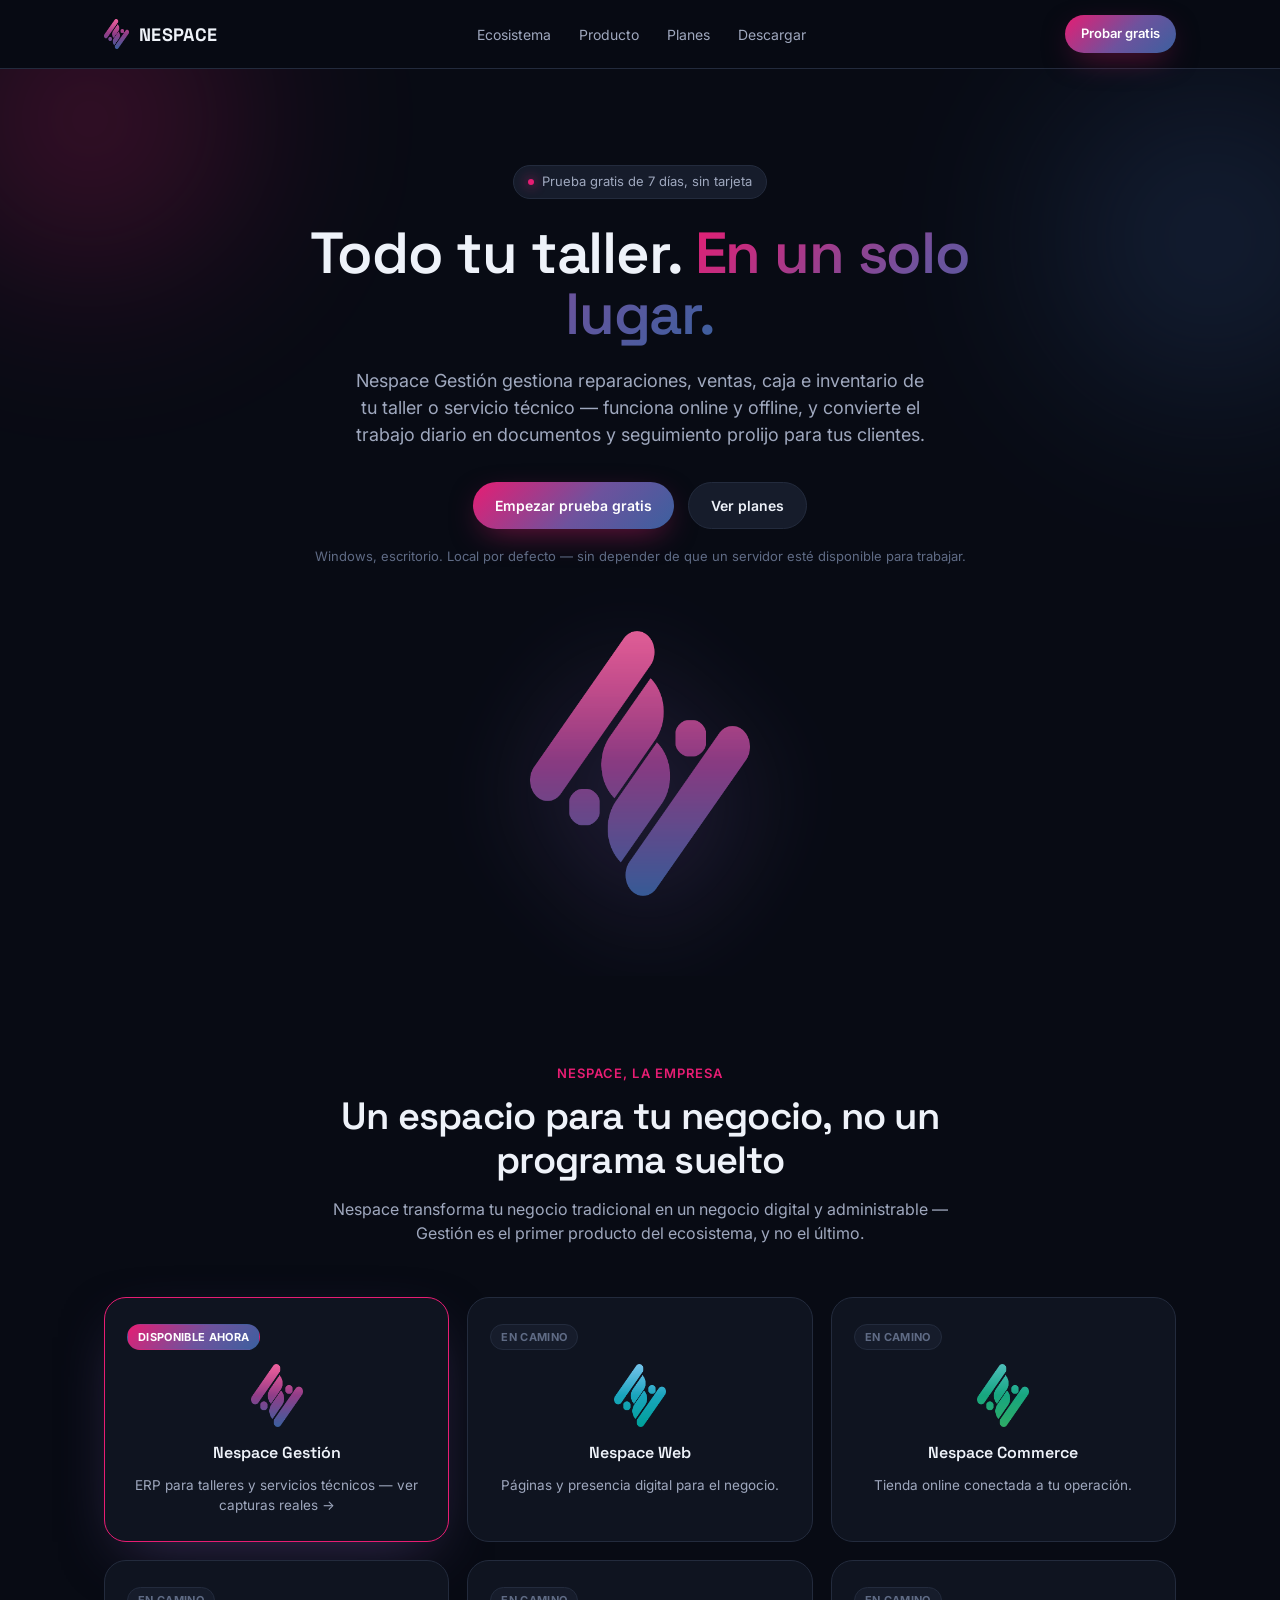
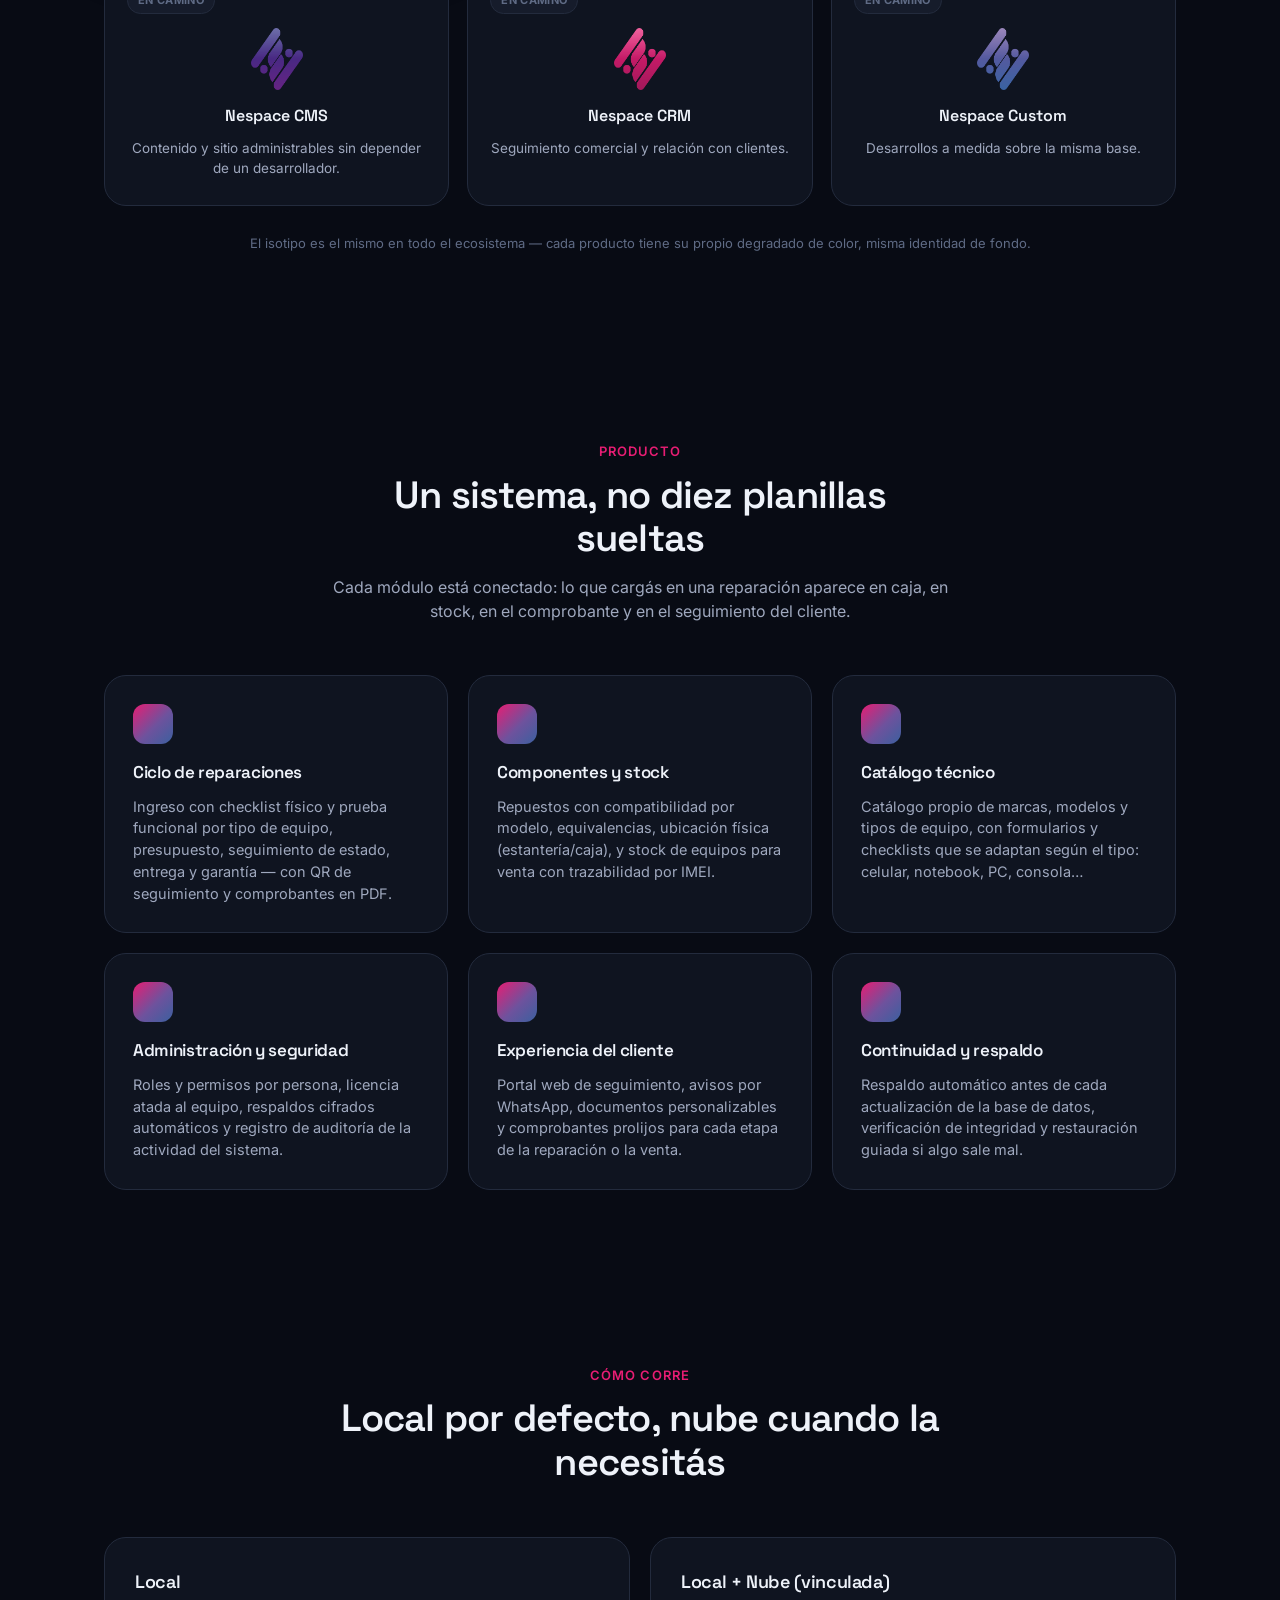
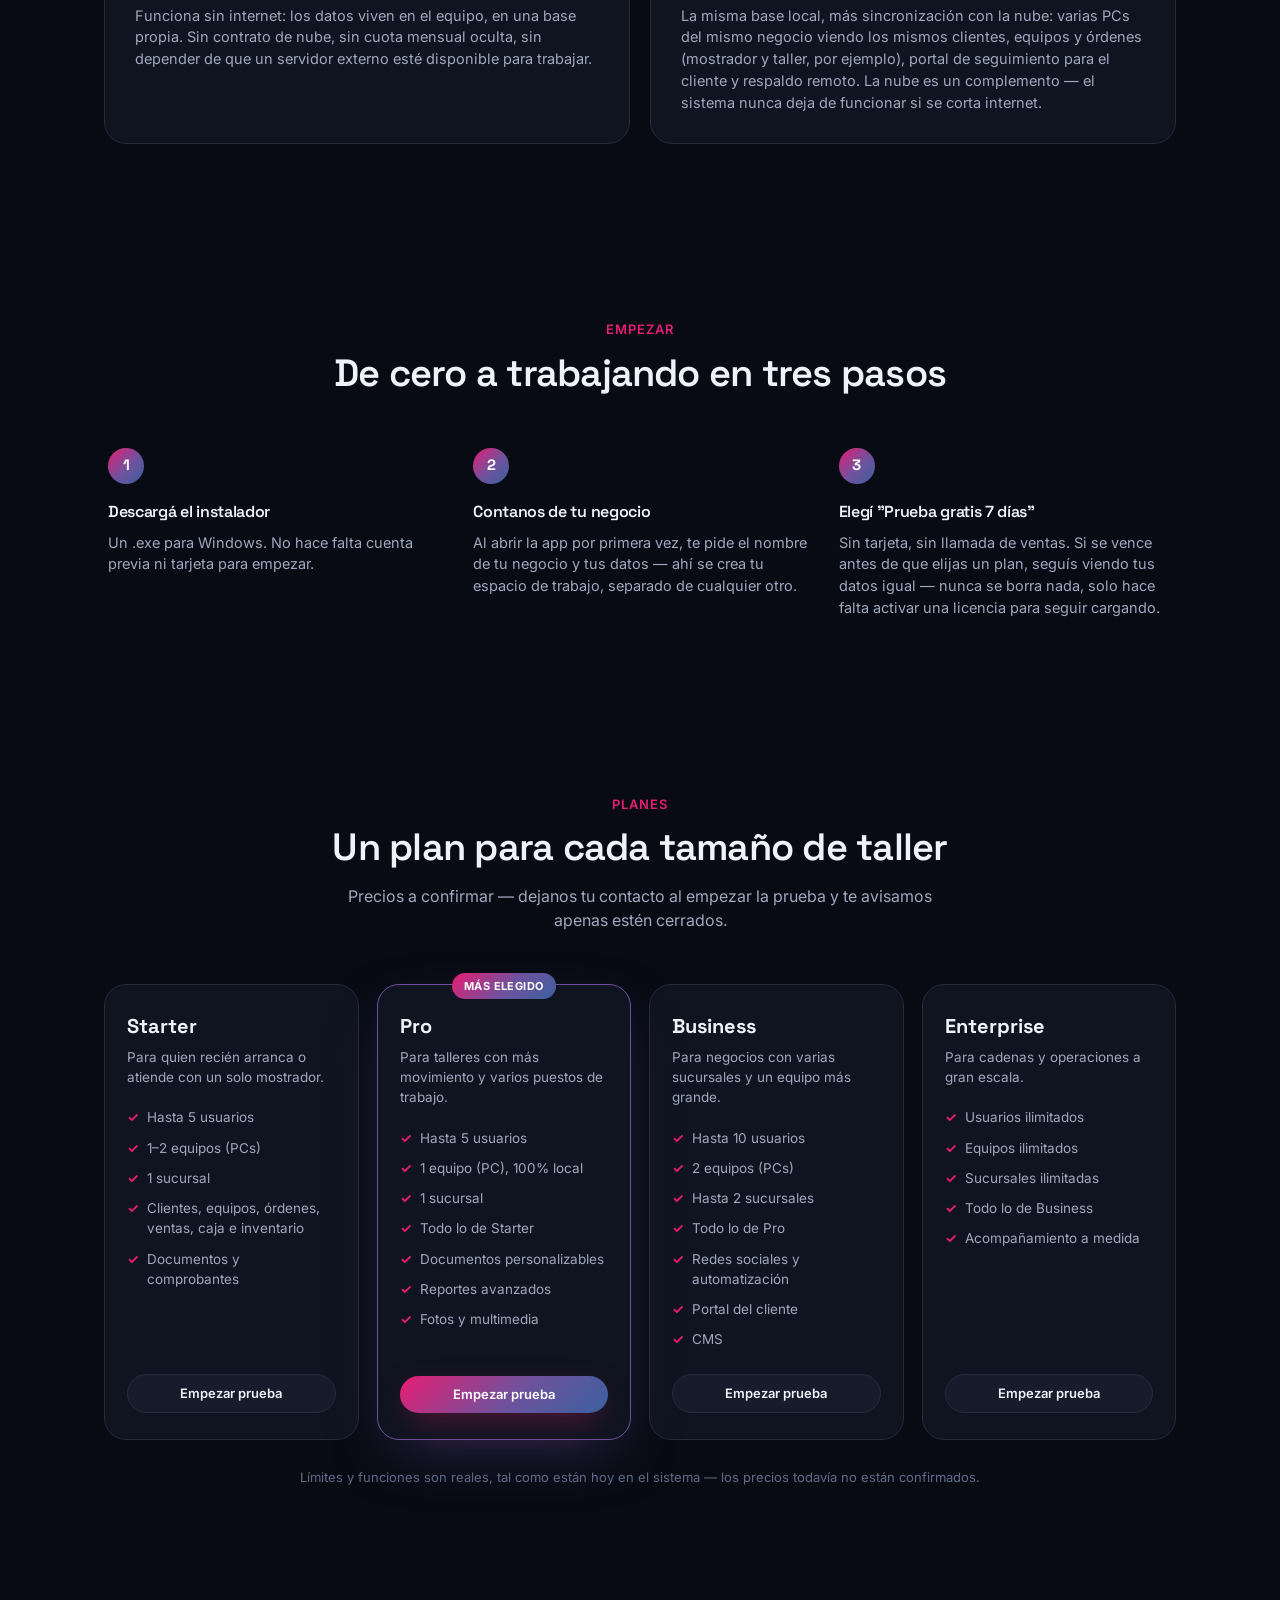
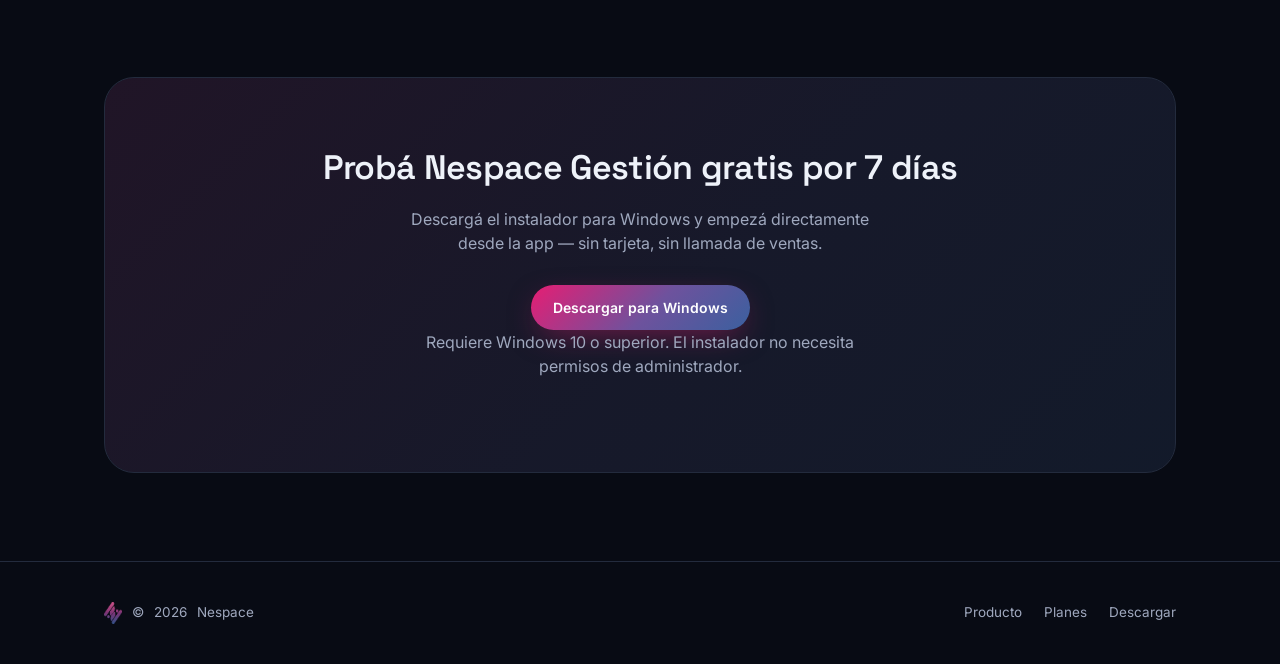
<file: index.html>
<!doctype html>
<html lang="es-AR">
<head>
  <meta charset="UTF-8" />
  <meta name="viewport" content="width=device-width, initial-scale=1.0" />
  <title>Nespace Gestión — Sistema de gestión para talleres y servicios técnicos</title>
  <meta name="description" content="Nespace Gestión es el sistema para talleres y servicios técnicos: reparaciones, ventas, caja, inventario y seguimiento para el cliente, todo en un solo lugar. Probalo gratis 7 días." />
  <meta property="og:title" content="Nespace Gestión — Sistema de gestión para talleres y servicios técnicos" />
  <meta property="og:description" content="Reparaciones, ventas, caja, inventario y seguimiento para el cliente, todo en un solo lugar. Prueba gratis de 7 días." />
  <meta property="og:image" content="https://nespace.com.ar/assets/horizontal-dark.png" />
  <meta property="og:type" content="website" />
  <meta property="og:locale" content="es_AR" />
  <meta name="twitter:card" content="summary_large_image" />
  <link rel="icon" href="assets/favicon-32.png" />
  <link rel="stylesheet" href="style.css" />
</head>
<body>

  <nav class="nav">
    <div class="wrap">
      <a href="#top" class="nav-brand">
        <img src="assets/isotipo-transparent.png" alt="" />
        NESPACE
      </a>
      <div class="nav-links">
        <a href="#ecosistema">Ecosistema</a>
        <a href="#producto">Producto</a>
        <a href="#planes">Planes</a>
        <a href="#descargar">Descargar</a>
      </div>
      <div class="nav-cta">
        <a href="#descargar" class="btn btn-primary btn-sm">Probar gratis</a>
      </div>
    </div>
  </nav>

  <header class="hero" id="top">
    <div class="hero-blobs" aria-hidden="true">
      <div class="blob blob-1"></div>
      <div class="blob blob-2"></div>
    </div>
    <div class="wrap">
      <div class="hero-content">
        <span class="eyebrow"><span class="dot"></span> Prueba gratis de 7 días, sin tarjeta</span>
        <h1>Todo tu taller. <span class="grad">En un solo lugar.</span></h1>
        <p class="lead">
          Nespace Gestión gestiona reparaciones, ventas, caja e inventario de tu taller o servicio técnico —
          funciona online y offline, y convierte el trabajo diario en documentos y seguimiento
          prolijo para tus clientes.
        </p>
        <div class="hero-actions">
          <a href="#descargar" class="btn btn-primary">Empezar prueba gratis</a>
          <a href="#planes" class="btn btn-ghost">Ver planes</a>
        </div>
        <p class="hero-note">Windows, escritorio. Local por defecto — sin depender de que un servidor esté disponible para trabajar.</p>
      </div>
      <img class="hero-mark" src="assets/isotipo-transparent.png" alt="Isotipo de Nespace" />
    </div>
  </header>

  <section id="ecosistema">
    <div class="wrap">
      <div class="section-head">
        <span class="kicker">Nespace, la empresa</span>
        <h2>Un espacio para tu negocio, no un programa suelto</h2>
        <p>Nespace transforma tu negocio tradicional en un negocio digital y administrable — Gestión es el primer producto del ecosistema, y no el último.</p>
      </div>
      <div class="eco-grid">
        <a href="gestion.html" class="eco-card eco-live">
          <span class="eco-badge eco-badge-live">Disponible ahora</span>
          <img src="assets/ecosistema/gestion.png" alt="" />
          <div class="eco-name">Nespace Gestión</div>
          <p>ERP para talleres y servicios técnicos — ver capturas reales →</p>
        </a>
        <div class="eco-card">
          <span class="eco-badge">En camino</span>
          <img src="assets/ecosistema/web.png" alt="" />
          <div class="eco-name">Nespace Web</div>
          <p>Páginas y presencia digital para el negocio.</p>
        </div>
        <div class="eco-card">
          <span class="eco-badge">En camino</span>
          <img src="assets/ecosistema/commerce.png" alt="" />
          <div class="eco-name">Nespace Commerce</div>
          <p>Tienda online conectada a tu operación.</p>
        </div>
        <div class="eco-card">
          <span class="eco-badge">En camino</span>
          <img src="assets/ecosistema/cms.png" alt="" />
          <div class="eco-name">Nespace CMS</div>
          <p>Contenido y sitio administrables sin depender de un desarrollador.</p>
        </div>
        <div class="eco-card">
          <span class="eco-badge">En camino</span>
          <img src="assets/ecosistema/crm.png" alt="" />
          <div class="eco-name">Nespace CRM</div>
          <p>Seguimiento comercial y relación con clientes.</p>
        </div>
        <div class="eco-card">
          <span class="eco-badge">En camino</span>
          <img src="assets/ecosistema/custom.png" alt="" />
          <div class="eco-name">Nespace Custom</div>
          <p>Desarrollos a medida sobre la misma base.</p>
        </div>
      </div>
      <p class="eco-note">El isotipo es el mismo en todo el ecosistema — cada producto tiene su propio degradado de color, misma identidad de fondo.</p>
    </div>
  </section>

  <section id="producto">
    <div class="wrap">
      <div class="section-head">
        <span class="kicker">Producto</span>
        <h2>Un sistema, no diez planillas sueltas</h2>
        <p>Cada módulo está conectado: lo que cargás en una reparación aparece en caja, en stock, en el comprobante y en el seguimiento del cliente.</p>
      </div>
      <div class="features">
        <div class="feature-card">
          <div class="feature-icon"></div>
          <h3>Ciclo de reparaciones</h3>
          <p>Ingreso con checklist físico y prueba funcional por tipo de equipo, presupuesto, seguimiento de estado, entrega y garantía — con QR de seguimiento y comprobantes en PDF.</p>
        </div>
        <div class="feature-card">
          <div class="feature-icon"></div>
          <h3>Componentes y stock</h3>
          <p>Repuestos con compatibilidad por modelo, equivalencias, ubicación física (estantería/caja), y stock de equipos para venta con trazabilidad por IMEI.</p>
        </div>
        <div class="feature-card">
          <div class="feature-icon"></div>
          <h3>Catálogo técnico</h3>
          <p>Catálogo propio de marcas, modelos y tipos de equipo, con formularios y checklists que se adaptan según el tipo: celular, notebook, PC, consola…</p>
        </div>
        <div class="feature-card">
          <div class="feature-icon"></div>
          <h3>Administración y seguridad</h3>
          <p>Roles y permisos por persona, licencia atada al equipo, respaldos cifrados automáticos y registro de auditoría de la actividad del sistema.</p>
        </div>
        <div class="feature-card">
          <div class="feature-icon"></div>
          <h3>Experiencia del cliente</h3>
          <p>Portal web de seguimiento, avisos por WhatsApp, documentos personalizables y comprobantes prolijos para cada etapa de la reparación o la venta.</p>
        </div>
        <div class="feature-card">
          <div class="feature-icon"></div>
          <h3>Continuidad y respaldo</h3>
          <p>Respaldo automático antes de cada actualización de la base de datos, verificación de integridad y restauración guiada si algo sale mal.</p>
        </div>
      </div>
    </div>
  </section>

  <section id="modalidad">
    <div class="wrap">
      <div class="section-head">
        <span class="kicker">Cómo corre</span>
        <h2>Local por defecto, nube cuando la necesitás</h2>
      </div>
      <div class="modalidades">
        <div class="modalidad-card">
          <h3>Local</h3>
          <p>Funciona sin internet: los datos viven en el equipo, en una base propia. Sin contrato de nube, sin cuota mensual oculta, sin depender de que un servidor externo esté disponible para trabajar.</p>
        </div>
        <div class="modalidad-card">
          <h3>Local + Nube (vinculada)</h3>
          <p>La misma base local, más sincronización con la nube: varias PCs del mismo negocio viendo los mismos clientes, equipos y órdenes (mostrador y taller, por ejemplo), portal de seguimiento para el cliente y respaldo remoto. La nube es un complemento — el sistema nunca deja de funcionar si se corta internet.</p>
        </div>
      </div>
    </div>
  </section>

  <section id="empezar">
    <div class="wrap">
      <div class="section-head">
        <span class="kicker">Empezar</span>
        <h2>De cero a trabajando en tres pasos</h2>
      </div>
      <div class="steps">
        <div class="step">
          <div class="step-num">1</div>
          <h3>Descargá el instalador</h3>
          <p>Un .exe para Windows. No hace falta cuenta previa ni tarjeta para empezar.</p>
        </div>
        <div class="step">
          <div class="step-num">2</div>
          <h3>Contanos de tu negocio</h3>
          <p>Al abrir la app por primera vez, te pide el nombre de tu negocio y tus datos — ahí se crea tu espacio de trabajo, separado de cualquier otro.</p>
        </div>
        <div class="step">
          <div class="step-num">3</div>
          <h3>Elegí "Prueba gratis 7 días"</h3>
          <p>Sin tarjeta, sin llamada de ventas. Si se vence antes de que elijas un plan, seguís viendo tus datos igual — nunca se borra nada, solo hace falta activar una licencia para seguir cargando.</p>
        </div>
      </div>
    </div>
  </section>

  <section id="planes">
    <div class="wrap">
      <div class="section-head">
        <span class="kicker">Planes</span>
        <h2>Un plan para cada tamaño de taller</h2>
        <p>Precios a confirmar — dejanos tu contacto al empezar la prueba y te avisamos apenas estén cerrados.</p>
      </div>
      <div class="plans">
        <div class="plan-card">
          <div class="plan-name">Starter</div>
          <div class="plan-tagline">Para quien recién arranca o atiende con un solo mostrador.</div>
          <ul class="plan-bullets">
            <li>Hasta 5 usuarios</li>
            <li>1–2 equipos (PCs)</li>
            <li>1 sucursal</li>
            <li>Clientes, equipos, órdenes, ventas, caja e inventario</li>
            <li>Documentos y comprobantes</li>
          </ul>
          <a href="#descargar" class="btn btn-ghost btn-block btn-sm">Empezar prueba</a>
        </div>
        <div class="plan-card popular">
          <div class="plan-badge">Más elegido</div>
          <div class="plan-name">Pro</div>
          <div class="plan-tagline">Para talleres con más movimiento y varios puestos de trabajo.</div>
          <ul class="plan-bullets">
            <li>Hasta 5 usuarios</li>
            <li>1 equipo (PC), 100% local</li>
            <li>1 sucursal</li>
            <li>Todo lo de Starter</li>
            <li>Documentos personalizables</li>
            <li>Reportes avanzados</li>
            <li>Fotos y multimedia</li>
          </ul>
          <a href="#descargar" class="btn btn-primary btn-block btn-sm">Empezar prueba</a>
        </div>
        <div class="plan-card">
          <div class="plan-name">Business</div>
          <div class="plan-tagline">Para negocios con varias sucursales y un equipo más grande.</div>
          <ul class="plan-bullets">
            <li>Hasta 10 usuarios</li>
            <li>2 equipos (PCs)</li>
            <li>Hasta 2 sucursales</li>
            <li>Todo lo de Pro</li>
            <li>Redes sociales y automatización</li>
            <li>Portal del cliente</li>
            <li>CMS</li>
          </ul>
          <a href="#descargar" class="btn btn-ghost btn-block btn-sm">Empezar prueba</a>
        </div>
        <div class="plan-card">
          <div class="plan-name">Enterprise</div>
          <div class="plan-tagline">Para cadenas y operaciones a gran escala.</div>
          <ul class="plan-bullets">
            <li>Usuarios ilimitados</li>
            <li>Equipos ilimitados</li>
            <li>Sucursales ilimitadas</li>
            <li>Todo lo de Business</li>
            <li>Acompañamiento a medida</li>
          </ul>
          <a href="#descargar" class="btn btn-ghost btn-block btn-sm">Empezar prueba</a>
        </div>
      </div>
      <p class="plans-note">Límites y funciones son reales, tal como están hoy en el sistema — los precios todavía no están confirmados.</p>
    </div>
  </section>

  <section id="descargar">
    <div class="wrap">
      <div class="cta">
        <h2>Probá Nespace Gestión gratis por 7 días</h2>
        <p>Descargá el instalador para Windows y empezá directamente desde la app — sin tarjeta, sin llamada de ventas.</p>
        <div class="cta-actions">
          <a href="https://github.com/soportenespace/nespace/releases/latest/download/Nespace-Setup.exe" class="btn btn-primary">Descargar para Windows</a>
        </div>
        <p class="cta-req">Requiere Windows 10 o superior. El instalador no necesita permisos de administrador.</p>
      </div>
    </div>
  </section>

  <footer>
    <div class="wrap">
      <a href="#top" class="footer-brand">
        <img src="assets/isotipo-transparent.png" alt="" />
        © <span id="year"></span> Nespace
      </a>
      <div class="footer-links">
        <a href="#producto">Producto</a>
        <a href="#planes">Planes</a>
        <a href="#descargar">Descargar</a>
      </div>
    </div>
  </footer>

  <script>
    document.getElementById('year').textContent = new Date().getFullYear();
  </script>
</body>
</html>
</file>
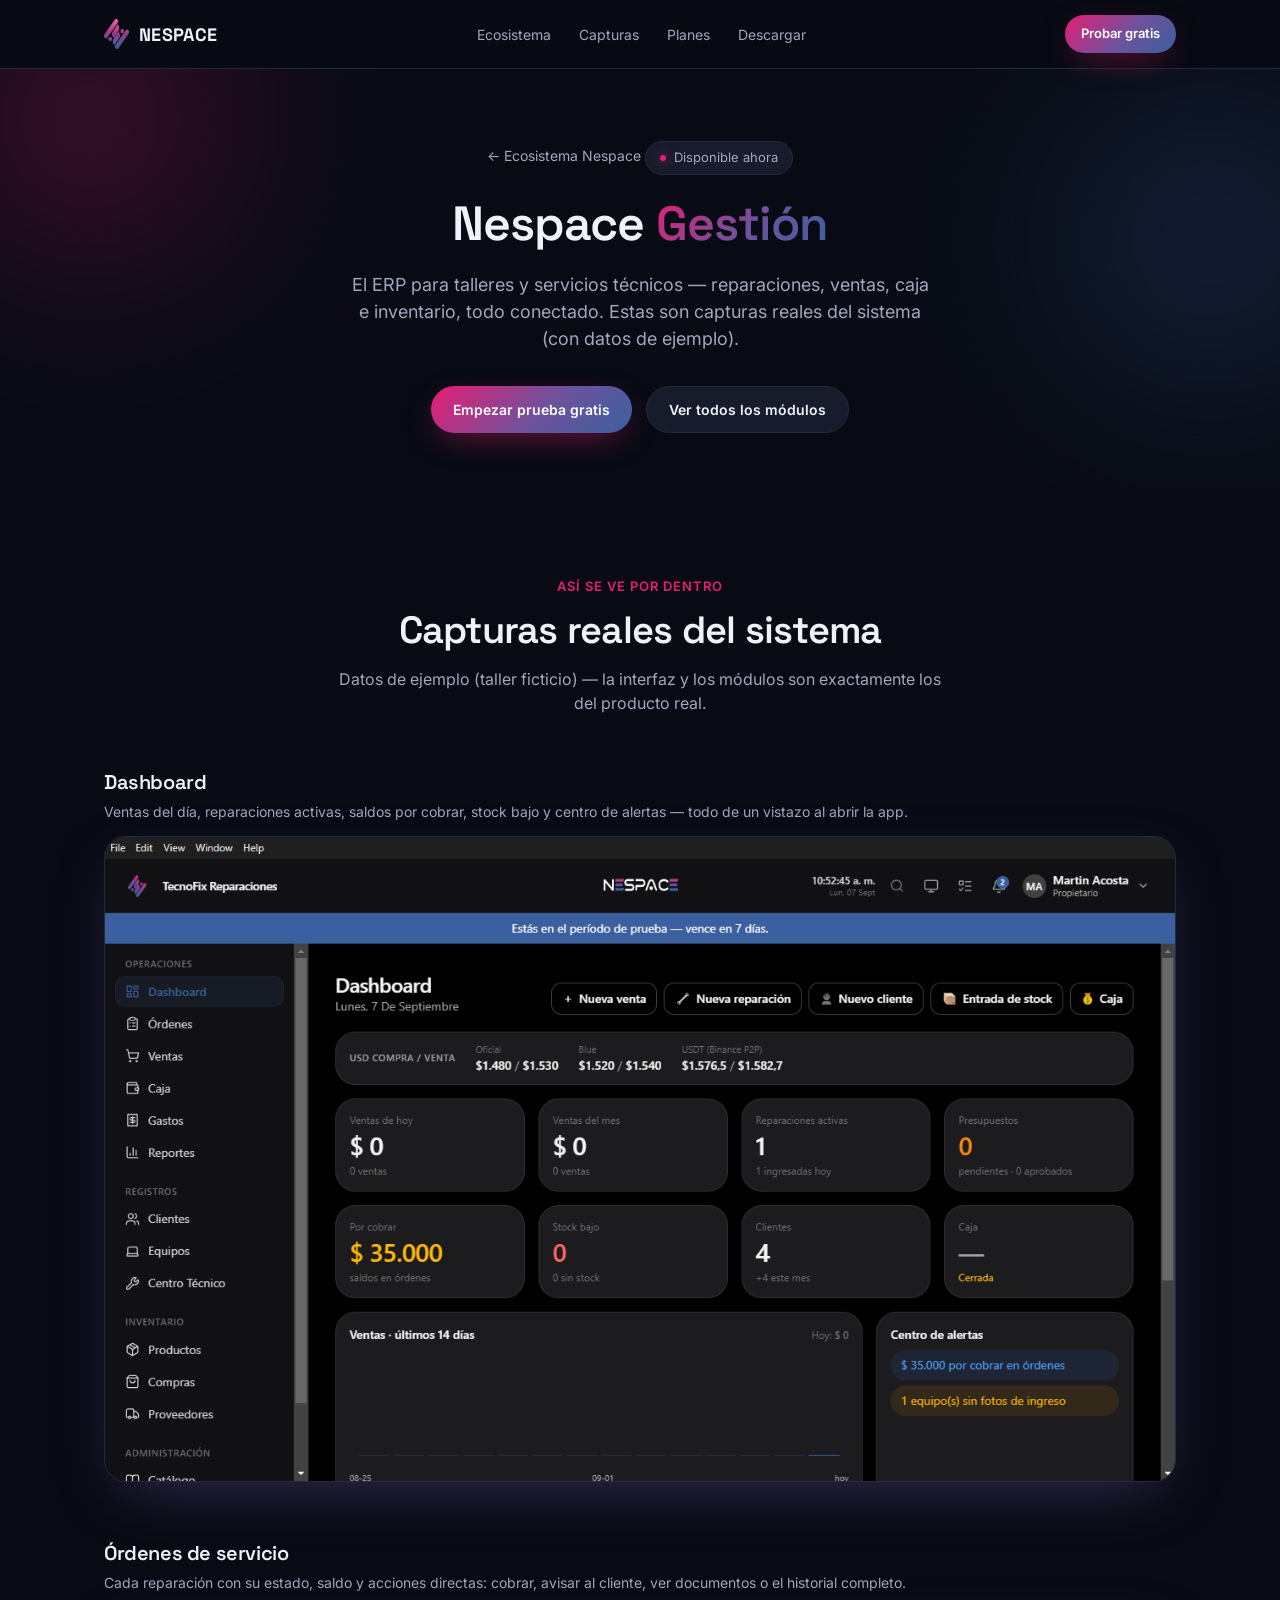
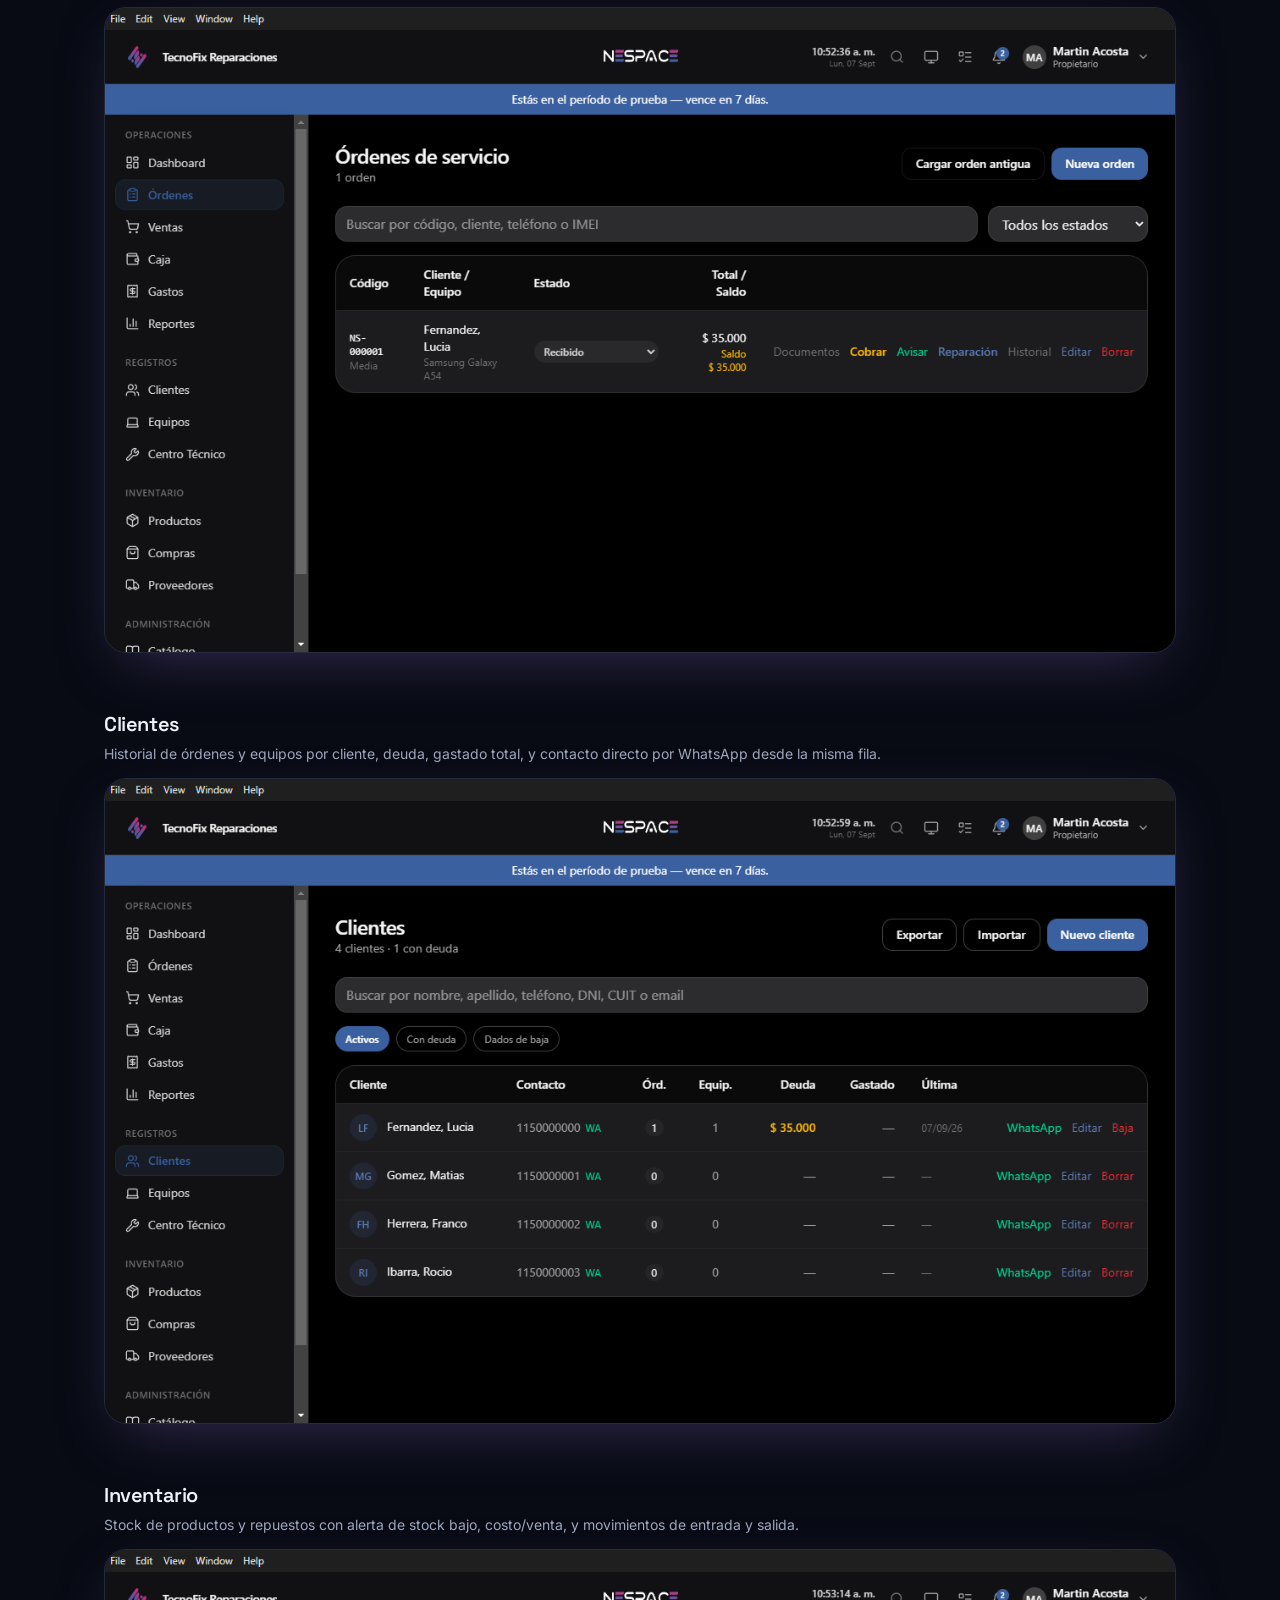
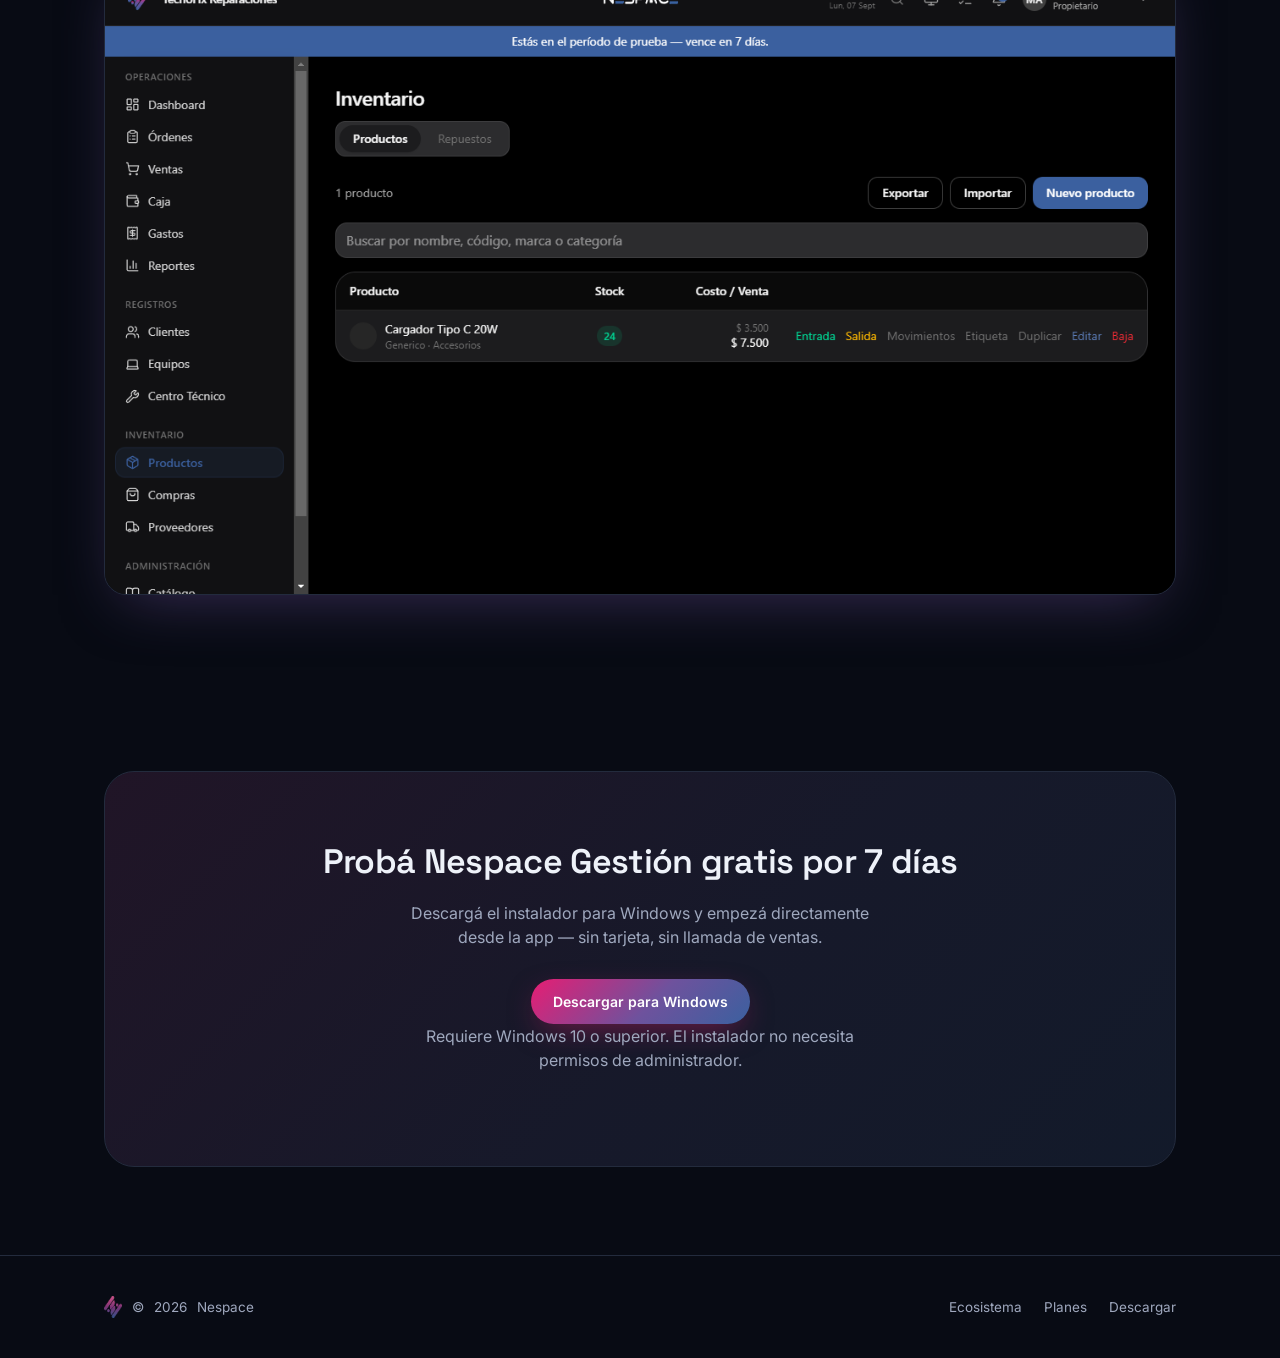
<file: gestion.html>
<!doctype html>
<html lang="es-AR">
<head>
  <meta charset="UTF-8" />
  <meta name="viewport" content="width=device-width, initial-scale=1.0" />
  <title>Nespace Gestión — Así se ve por dentro</title>
  <meta name="description" content="Capturas reales de Nespace Gestión: dashboard, órdenes de reparación, clientes e inventario. El ERP para talleres y servicios técnicos." />
  <meta property="og:title" content="Nespace Gestión — Así se ve por dentro" />
  <meta property="og:description" content="Capturas reales del sistema: dashboard, órdenes, clientes e inventario." />
  <meta property="og:image" content="https://nespace.com.ar/assets/horizontal-dark.png" />
  <meta property="og:type" content="website" />
  <meta property="og:locale" content="es_AR" />
  <meta name="twitter:card" content="summary_large_image" />
  <link rel="icon" href="assets/favicon-32.png" />
  <link rel="stylesheet" href="style.css" />
  <style>
    .shot-block { display: grid; gap: 14px; margin-bottom: 56px; }
    .shot-block:last-child { margin-bottom: 0; }
    .shot-head { display: flex; align-items: baseline; justify-content: space-between; gap: 16px; flex-wrap: wrap; }
    .shot-head h3 { font-size: 20px; }
    .shot-head p { color: var(--text-2); font-size: 14px; margin: 4px 0 0; }
    .shot-frame {
      border-radius: var(--radius-lg);
      border: 1px solid var(--border);
      overflow: hidden;
      box-shadow: var(--shadow-glow);
      background: var(--surface);
    }
    .shot-frame img { width: 100%; display: block; }
    .back-link { display: inline-flex; align-items: center; gap: 6px; color: var(--text-2); font-size: 14px; margin-bottom: 18px; }
    .back-link:hover { color: var(--text); }
  </style>
</head>
<body>

  <nav class="nav">
    <div class="wrap">
      <a href="index.html#top" class="nav-brand">
        <img src="assets/isotipo-transparent.png" alt="" />
        NESPACE
      </a>
      <div class="nav-links">
        <a href="index.html#ecosistema">Ecosistema</a>
        <a href="#capturas">Capturas</a>
        <a href="index.html#planes">Planes</a>
        <a href="index.html#descargar">Descargar</a>
      </div>
      <div class="nav-cta">
        <a href="index.html#descargar" class="btn btn-primary btn-sm">Probar gratis</a>
      </div>
    </div>
  </nav>

  <header class="hero" style="padding: 72px 0 56px;">
    <div class="hero-blobs" aria-hidden="true">
      <div class="blob blob-1"></div>
      <div class="blob blob-2"></div>
    </div>
    <div class="wrap">
      <div class="hero-content">
        <a href="index.html#ecosistema" class="back-link">&larr; Ecosistema Nespace</a>
        <span class="eyebrow"><span class="dot"></span> Disponible ahora</span>
        <h1 style="font-size: clamp(32px, 5vw, 48px);">Nespace <span class="grad">Gestión</span></h1>
        <p class="lead">El ERP para talleres y servicios técnicos — reparaciones, ventas, caja e inventario, todo conectado. Estas son capturas reales del sistema (con datos de ejemplo).</p>
        <div class="hero-actions">
          <a href="index.html#descargar" class="btn btn-primary">Empezar prueba gratis</a>
          <a href="index.html#producto" class="btn btn-ghost">Ver todos los módulos</a>
        </div>
      </div>
    </div>
  </header>

  <section id="capturas">
    <div class="wrap">
      <div class="section-head">
        <span class="kicker">Así se ve por dentro</span>
        <h2>Capturas reales del sistema</h2>
        <p>Datos de ejemplo (taller ficticio) — la interfaz y los módulos son exactamente los del producto real.</p>
      </div>

      <div class="shot-block">
        <div class="shot-head">
          <div>
            <h3>Dashboard</h3>
            <p>Ventas del día, reparaciones activas, saldos por cobrar, stock bajo y centro de alertas — todo de un vistazo al abrir la app.</p>
          </div>
        </div>
        <div class="shot-frame"><img src="assets/screenshots/dashboard.png" alt="Dashboard de Nespace Gestión con ventas, reparaciones activas y alertas" loading="lazy" /></div>
      </div>

      <div class="shot-block">
        <div class="shot-head">
          <div>
            <h3>Órdenes de servicio</h3>
            <p>Cada reparación con su estado, saldo y acciones directas: cobrar, avisar al cliente, ver documentos o el historial completo.</p>
          </div>
        </div>
        <div class="shot-frame"><img src="assets/screenshots/ordenes.png" alt="Listado de órdenes de reparación en distintos estados" loading="lazy" /></div>
      </div>

      <div class="shot-block">
        <div class="shot-head">
          <div>
            <h3>Clientes</h3>
            <p>Historial de órdenes y equipos por cliente, deuda, gastado total, y contacto directo por WhatsApp desde la misma fila.</p>
          </div>
        </div>
        <div class="shot-frame"><img src="assets/screenshots/clientes.png" alt="Listado de clientes con deuda, gastado y contacto por WhatsApp" loading="lazy" /></div>
      </div>

      <div class="shot-block">
        <div class="shot-head">
          <div>
            <h3>Inventario</h3>
            <p>Stock de productos y repuestos con alerta de stock bajo, costo/venta, y movimientos de entrada y salida.</p>
          </div>
        </div>
        <div class="shot-frame"><img src="assets/screenshots/inventario.png" alt="Inventario de productos y repuestos con stock y precios" loading="lazy" /></div>
      </div>
    </div>
  </section>

  <section id="descargar">
    <div class="wrap">
      <div class="cta">
        <h2>Probá Nespace Gestión gratis por 7 días</h2>
        <p>Descargá el instalador para Windows y empezá directamente desde la app — sin tarjeta, sin llamada de ventas.</p>
        <div class="cta-actions">
          <a href="https://github.com/soportenespace/nespace/releases/latest/download/Nespace-Setup.exe" class="btn btn-primary">Descargar para Windows</a>
        </div>
        <p class="cta-req">Requiere Windows 10 o superior. El instalador no necesita permisos de administrador.</p>
      </div>
    </div>
  </section>

  <footer>
    <div class="wrap">
      <a href="index.html#top" class="footer-brand">
        <img src="assets/isotipo-transparent.png" alt="" />
        © <span id="year"></span> Nespace
      </a>
      <div class="footer-links">
        <a href="index.html#ecosistema">Ecosistema</a>
        <a href="index.html#planes">Planes</a>
        <a href="index.html#descargar">Descargar</a>
      </div>
    </div>
  </footer>

  <script>
    document.getElementById('year').textContent = new Date().getFullYear();
  </script>
</body>
</html>
</file>
<file: style.css>
/* NESPACE — sitio público. Tokens tomados de brand/tokens.css (fuente de verdad). */
@import url('https://fonts.googleapis.com/css2?family=Space+Grotesk:wght@500;600;700&family=Inter:wght@400;500;600;700&display=swap');

:root {
  --brand-magenta: #e71d73;
  --brand-purple: #6e529d;
  --brand-blue: #3b609f;
  --grad-gestion: linear-gradient(135deg, #e71d73 0%, #6e529d 55%, #3b609f 100%);

  --bg: #080b14;
  --surface: #0f1420;
  --surface-2: #161c2b;
  --border: #232b3d;
  --text: #eef2f9;
  --text-2: #9fa8be;
  --text-muted: #5f6b85;

  --font-display: 'Space Grotesk', 'Segoe UI', system-ui, sans-serif;
  --font-body: 'Inter', 'Segoe UI', system-ui, sans-serif;

  --radius-md: 14px;
  --radius-lg: 22px;
  --radius-xl: 30px;
  --shadow-glow: 0 20px 60px -20px rgba(110, 82, 157, 0.5);
}

* { box-sizing: border-box; }
html { scroll-behavior: smooth; }

body {
  margin: 0;
  background: var(--bg);
  color: var(--text);
  font-family: var(--font-body);
  line-height: 1.5;
  -webkit-font-smoothing: antialiased;
}

h1, h2, h3, .display {
  font-family: var(--font-display);
  font-weight: 600;
  letter-spacing: -0.02em;
  margin: 0;
}

a { color: inherit; text-decoration: none; }
img { max-width: 100%; display: block; }

.wrap {
  max-width: 1120px;
  margin: 0 auto;
  padding: 0 24px;
}

/* ---- Nav ---- */
.nav {
  position: sticky;
  top: 0;
  z-index: 40;
  background: rgba(8, 11, 20, 0.78);
  backdrop-filter: blur(14px);
  border-bottom: 1px solid var(--border);
}
.nav .wrap {
  display: flex;
  align-items: center;
  justify-content: space-between;
  height: 68px;
}
.nav-brand {
  display: flex;
  align-items: center;
  gap: 10px;
  font-family: var(--font-display);
  font-weight: 700;
  font-size: 18px;
  letter-spacing: 0.02em;
}
.nav-brand img { height: 30px; width: auto; }
.nav-links {
  display: flex;
  align-items: center;
  gap: 28px;
  font-size: 14px;
  color: var(--text-2);
}
.nav-links a { transition: color 140ms ease; }
.nav-links a:hover { color: var(--text); }
.nav-cta { display: flex; align-items: center; gap: 12px; }

/* ---- Buttons ---- */
.btn {
  display: inline-flex;
  align-items: center;
  justify-content: center;
  gap: 8px;
  padding: 12px 22px;
  border-radius: 999px;
  font-size: 14px;
  font-weight: 600;
  font-family: var(--font-body);
  text-decoration: none;
  cursor: pointer;
  border: none;
  transition: transform 160ms cubic-bezier(0.2, 0.7, 0.2, 1), box-shadow 200ms ease, opacity 160ms ease;
}
.btn:active { transform: scale(0.97); }
.btn-primary {
  background: var(--grad-gestion);
  color: #fff;
  box-shadow: 0 10px 32px -10px rgba(231, 29, 115, 0.55);
}
.btn-primary:hover { box-shadow: 0 14px 40px -10px rgba(231, 29, 115, 0.7); }
.btn-ghost {
  background: var(--surface-2);
  color: var(--text);
  border: 1px solid var(--border);
}
.btn-ghost:hover { border-color: #3a4560; }
.btn-sm { padding: 9px 16px; font-size: 13px; }
.btn-block { width: 100%; }

/* ---- Hero ---- */
.hero {
  position: relative;
  overflow: hidden;
  padding: 96px 0 80px;
}
.hero-blobs { position: absolute; inset: 0; pointer-events: none; z-index: 0; }
.blob { position: absolute; border-radius: 999px; filter: blur(90px); opacity: 0.35; }
.blob-1 { width: 420px; height: 420px; top: -160px; left: -120px; background: radial-gradient(circle, var(--brand-magenta), transparent 70%); }
.blob-2 { width: 460px; height: 460px; top: -60px; right: -160px; background: radial-gradient(circle, var(--brand-blue), transparent 70%); }
.hero .wrap { position: relative; z-index: 1; }
.hero-content { max-width: 720px; margin: 0 auto; text-align: center; }
.eyebrow {
  display: inline-flex;
  align-items: center;
  gap: 8px;
  padding: 6px 14px;
  border-radius: 999px;
  background: var(--surface-2);
  border: 1px solid var(--border);
  font-size: 13px;
  color: var(--text-2);
  margin-bottom: 24px;
}
.eyebrow .dot { width: 6px; height: 6px; border-radius: 999px; background: var(--brand-magenta); box-shadow: 0 0 12px var(--brand-magenta); }
.hero h1 { font-size: clamp(36px, 6vw, 58px); line-height: 1.06; }
.hero h1 .grad {
  background: var(--grad-gestion);
  -webkit-background-clip: text;
  background-clip: text;
  color: transparent;
}
.hero p.lead {
  font-size: 18px;
  color: var(--text-2);
  margin: 22px 0 34px;
  max-width: 580px;
  margin-left: auto;
  margin-right: auto;
}
.hero-actions { display: flex; gap: 14px; justify-content: center; flex-wrap: wrap; }
.hero-note { margin-top: 18px; font-size: 13px; color: var(--text-muted); }

.hero-mark { margin: 64px auto 0; width: 220px; opacity: 0.94; filter: drop-shadow(0 30px 60px rgba(110, 82, 157, 0.35)); }

/* ---- Sections ---- */
section { padding: 88px 0; }
.section-head { max-width: 620px; margin: 0 auto 52px; text-align: center; }
.section-head .kicker { display: block; font-size: 13px; font-weight: 600; letter-spacing: 0.08em; text-transform: uppercase; color: var(--brand-magenta); margin-bottom: 12px; }
.section-head h2 { font-size: clamp(28px, 4vw, 38px); line-height: 1.15; }
.section-head p { color: var(--text-2); margin-top: 14px; font-size: 16px; }

/* ---- Feature grid ---- */
.features {
  display: grid;
  grid-template-columns: repeat(3, 1fr);
  gap: 20px;
}
.feature-card {
  background: var(--surface);
  border: 1px solid var(--border);
  border-radius: var(--radius-lg);
  padding: 28px;
}
.feature-card h3 { font-size: 17px; margin-bottom: 10px; }
.feature-card p { color: var(--text-2); font-size: 14.5px; margin: 0; }
.feature-icon {
  width: 40px; height: 40px;
  border-radius: 12px;
  background: var(--grad-gestion);
  margin-bottom: 16px;
}

/* ---- Ecosistema ---- */
.eco-grid {
  display: grid;
  grid-template-columns: repeat(3, 1fr);
  gap: 18px;
}
.eco-card {
  position: relative;
  background: var(--surface);
  border: 1px solid var(--border);
  border-radius: var(--radius-lg);
  padding: 26px 22px;
  text-align: center;
  display: flex;
  flex-direction: column;
  align-items: center;
  gap: 10px;
}
.eco-card.eco-live {
  border-color: var(--brand-magenta);
  box-shadow: var(--shadow-glow);
  cursor: pointer;
  transition: transform 160ms cubic-bezier(0.2, 0.7, 0.2, 1), box-shadow 200ms ease;
}
.eco-card.eco-live:hover { transform: translateY(-3px); box-shadow: 0 24px 64px -16px rgba(231, 29, 115, 0.6); }
.eco-card img { width: 52px; height: auto; margin-bottom: 4px; }
.eco-badge {
  align-self: flex-start;
  font-size: 11px;
  font-weight: 700;
  letter-spacing: 0.03em;
  text-transform: uppercase;
  color: var(--text-muted);
  background: var(--surface-2);
  border: 1px solid var(--border);
  border-radius: 999px;
  padding: 4px 10px;
  margin-bottom: 4px;
}
.eco-badge-live {
  color: #fff;
  background: var(--grad-gestion);
  border-color: transparent;
}
.eco-name { font-family: var(--font-display); font-weight: 600; font-size: 16px; }
.eco-card p { color: var(--text-2); font-size: 13.5px; margin: 0; }
.eco-note { text-align: center; color: var(--text-muted); font-size: 13px; margin-top: 28px; }

/* ---- Modalidades ---- */
.modalidades {
  display: grid;
  grid-template-columns: 1fr 1fr;
  gap: 20px;
}
.modalidad-card {
  background: var(--surface);
  border: 1px solid var(--border);
  border-radius: var(--radius-lg);
  padding: 30px;
}
.modalidad-card h3 { font-size: 18px; margin-bottom: 10px; }
.modalidad-card p { color: var(--text-2); font-size: 14.5px; margin: 0; }

/* ---- Steps ---- */
.steps {
  display: grid;
  grid-template-columns: repeat(3, 1fr);
  gap: 24px;
  counter-reset: step;
}
.step { position: relative; padding-left: 4px; }
.step-num {
  display: flex; align-items: center; justify-content: center;
  width: 36px; height: 36px;
  border-radius: 999px;
  background: var(--grad-gestion);
  color: #fff; font-family: var(--font-display); font-weight: 700; font-size: 15px;
  margin-bottom: 16px;
}
.step h3 { font-size: 16px; margin-bottom: 8px; }
.step p { color: var(--text-2); font-size: 14.5px; margin: 0; }

/* ---- Pricing ---- */
.plans {
  display: grid;
  grid-template-columns: repeat(4, 1fr);
  gap: 18px;
}
.plan-card {
  background: var(--surface);
  border: 1px solid var(--border);
  border-radius: var(--radius-lg);
  padding: 26px 22px;
  display: flex;
  flex-direction: column;
}
.plan-card.popular {
  border-color: var(--brand-purple);
  box-shadow: var(--shadow-glow);
  position: relative;
}
.plan-badge {
  position: absolute; top: -12px; left: 50%; transform: translateX(-50%);
  background: var(--grad-gestion); color: #fff;
  font-size: 11px; font-weight: 700; letter-spacing: 0.04em; text-transform: uppercase;
  padding: 5px 12px; border-radius: 999px;
}
.plan-name { font-family: var(--font-display); font-size: 20px; font-weight: 700; margin-bottom: 6px; }
.plan-tagline { color: var(--text-2); font-size: 13.5px; margin-bottom: 20px; min-height: 40px; }
.plan-bullets { list-style: none; margin: 0 0 24px; padding: 0; display: flex; flex-direction: column; gap: 10px; flex: 1; }
.plan-bullets li { font-size: 13.5px; color: var(--text-2); display: flex; gap: 8px; align-items: flex-start; }
.plan-bullets li::before { content: '✓'; color: var(--brand-magenta); font-weight: 700; flex-shrink: 0; }
.plans-note { text-align: center; color: var(--text-muted); font-size: 13px; margin-top: 28px; }

/* ---- Download CTA ---- */
.cta {
  background: var(--surface);
  border: 1px solid var(--border);
  border-radius: var(--radius-xl);
  padding: 64px 40px;
  text-align: center;
  position: relative;
  overflow: hidden;
}
.cta::before {
  content: '';
  position: absolute; inset: 0;
  background: var(--grad-gestion);
  opacity: 0.08;
}
.cta > * { position: relative; z-index: 1; }
.cta h2 { font-size: clamp(26px, 4vw, 34px); margin-bottom: 14px; }
.cta p { color: var(--text-2); font-size: 16px; max-width: 480px; margin: 0 auto 30px; }
.cta-actions { display: flex; gap: 14px; justify-content: center; flex-wrap: wrap; }
.cta-req { margin-top: 20px; font-size: 12.5px; color: var(--text-muted); }

/* ---- Footer ---- */
footer {
  border-top: 1px solid var(--border);
  padding: 40px 0;
}
footer .wrap {
  display: flex; align-items: center; justify-content: space-between; flex-wrap: wrap; gap: 16px;
}
.footer-brand { display: flex; align-items: center; gap: 10px; color: var(--text-2); font-size: 13.5px; }
.footer-brand img { height: 22px; width: auto; opacity: 0.85; }
.footer-links { display: flex; gap: 22px; font-size: 13.5px; color: var(--text-2); }
.footer-links a:hover { color: var(--text); }

@media (max-width: 900px) {
  .features { grid-template-columns: repeat(2, 1fr); }
  .plans { grid-template-columns: repeat(2, 1fr); }
  .eco-grid { grid-template-columns: repeat(2, 1fr); }
  .modalidades { grid-template-columns: 1fr; }
  .steps { grid-template-columns: 1fr; }
}
@media (max-width: 640px) {
  .nav-links { display: none; }
  .features { grid-template-columns: 1fr; }
  .plans { grid-template-columns: 1fr; }
  .eco-grid { grid-template-columns: 1fr; }
  .hero { padding: 64px 0 56px; }
  section { padding: 64px 0; }
}
</file>
